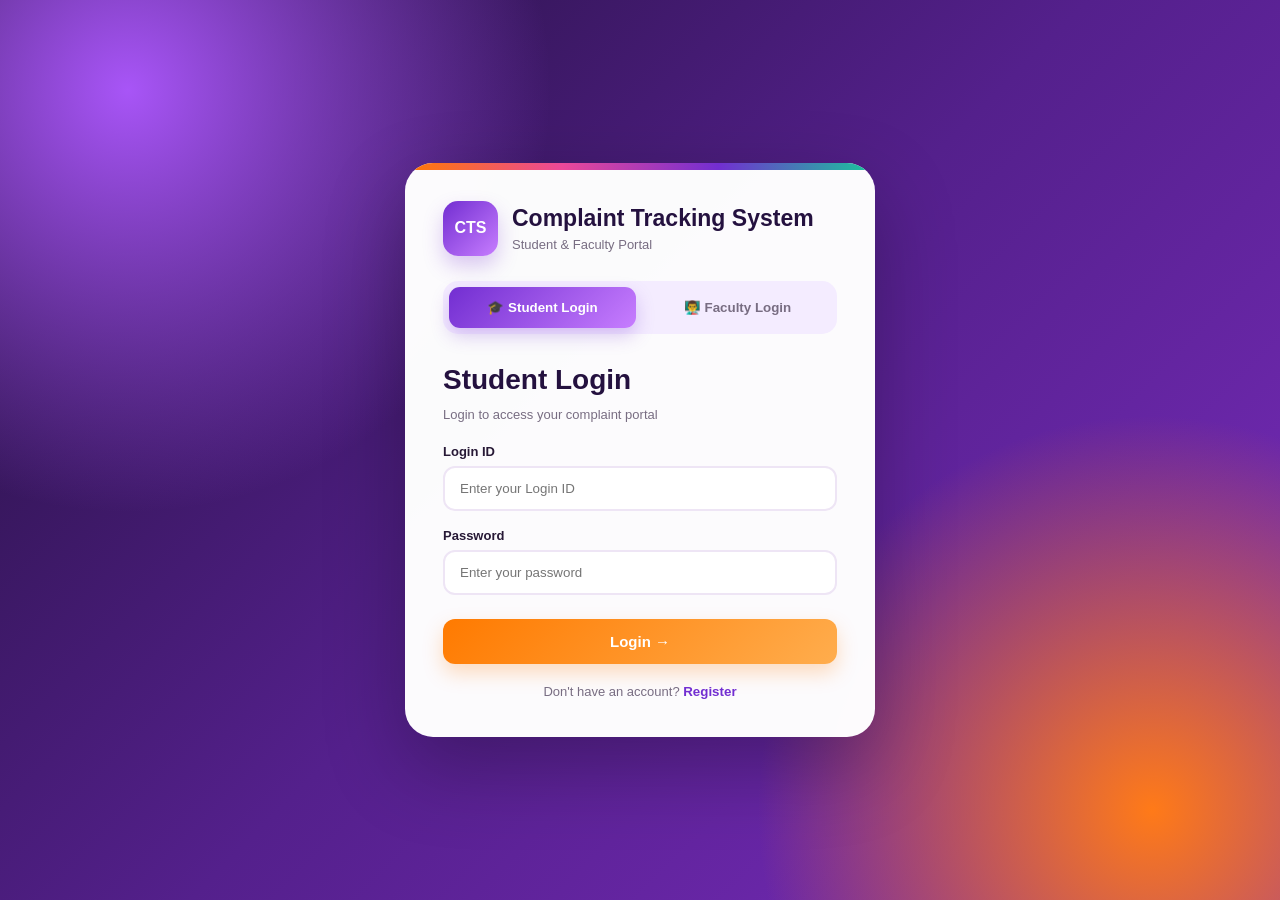
<file: index.html>
<!DOCTYPE html>
<html lang="en">

<head>

    <meta charset="UTF-8">

    <meta name="viewport"
          content="width=device-width, initial-scale=1.0">

    <title>Complaint Tracking System</title>

    <link rel="stylesheet" href="student.css">

</head>


<body>


<!-- =====================================================
     LOGIN PAGE
     ===================================================== -->

<div id="loginPage" class="login-page">

    <div class="login-box">


        <!-- LOGO -->

        <div class="login-logo">

            <div class="logo-box">
                CTS
            </div>

            <div>

                <h1>
                    Complaint Tracking System
                </h1>

                <p>
                    Student & Faculty Portal
                </p>

            </div>

        </div>



        <!-- ROLE BUTTONS -->

        <div class="role-buttons">

            <button
                type="button"
                id="studentRoleBtn"
                class="role-btn active"
                onclick="selectRole('student')">

                🎓 Student Login

            </button>


            <button
                type="button"
                id="facultyRoleBtn"
                class="role-btn"
                onclick="selectRole('faculty')">

                👨‍🏫 Faculty Login

            </button>

        </div>



        <!-- =================================================
             LOGIN FORM
             ================================================= -->

        <div id="loginBox">

            <h2 id="loginTitle">
                Student Login
            </h2>

            <p class="form-subtitle">
                Login to access your complaint portal
            </p>


            <form
                id="loginForm"
                onsubmit="login(); return false;">


                <label for="loginId">
                    Login ID
                </label>

                <input
                    type="text"
                    id="loginId"
                    placeholder="Enter your Login ID"
                    required>



                <label for="loginPassword">
                    Password
                </label>

                <input
                    type="password"
                    id="loginPassword"
                    placeholder="Enter your password"
                    required>



                <button
                    type="submit"
                    class="primary-btn">

                    Login →

                </button>

            </form>


            <p
                id="loginMessage"
                class="message">
            </p>


            <div class="register-link">

                Don't have an account?

                <button
                    type="button"
                    onclick="showRegister()">

                    Register

                </button>

            </div>

        </div>



        <!-- =================================================
             REGISTER FORM
             ================================================= -->

        <div
            id="registerBox"
            style="display:none;">


            <h2 id="registerTitle">
                Student Registration
            </h2>

            <p class="form-subtitle">
                Create your complaint portal account
            </p>


            <form
                id="registerForm"
                onsubmit="registerUser(); return false;">


                <label for="registerName">
                    Full Name
                </label>

                <input
                    type="text"
                    id="registerName"
                    placeholder="Enter your full name"
                    required>



                <label for="registerId">
                    Login ID
                </label>

                <input
                    type="text"
                    id="registerId"
                    placeholder="Create Login ID"
                    required>



                <label for="registerPassword">
                    Password
                </label>

                <input
                    type="password"
                    id="registerPassword"
                    placeholder="Create password"
                    required>



                <label for="registerConfirmPassword">
                    Confirm Password
                </label>

                <input
                    type="password"
                    id="registerConfirmPassword"
                    placeholder="Confirm password"
                    required>



                <button
                    type="submit"
                    class="primary-btn">

                    Create Account →

                </button>

            </form>


            <p
                id="registerMessage"
                class="message">
            </p>


            <div class="register-link">

                Already have an account?

                <button
                    type="button"
                    onclick="showLogin()">

                    Login

                </button>

            </div>

        </div>

    </div>

</div>



<!-- =====================================================
     DASHBOARD PAGE
     ===================================================== -->

<div
    id="dashboardPage"
    class="dashboard-page"
    style="display:none;">



    <!-- =================================================
         SIDEBAR
         ================================================= -->

    <aside class="sidebar">


        <!-- SIDEBAR LOGO -->

        <div class="sidebar-logo">

            <div class="sidebar-logo-icon">
                CTS
            </div>

            <div>

                <h2>
                    Complaint
                    <br>
                    Tracking System
                </h2>

            </div>

        </div>



        <!-- PORTAL NAME -->

        <div class="portal-title">

            <span id="portalTitle">
                Student Portal
            </span>

        </div>



        <!-- NAVIGATION -->

        <nav>


            <!-- DASHBOARD -->

            <button
                type="button"
                class="nav-btn active"
                onclick="showSection('dashboardSection', this)">

                <span class="nav-icon">
                    🏠
                </span>

                Dashboard

            </button>



            <!-- =================================================
                 STUDENT MENU
                 ================================================= -->

            <div id="studentMenu">


                <!-- SUBMIT -->

                <button
                    type="button"
                    class="nav-btn"
                    onclick="showSection('submitSection', this)">

                    <span class="nav-icon">
                        📝
                    </span>

                    Submit Complaint

                </button>



                <!-- TRACK -->

                <button
                    type="button"
                    class="nav-btn"
                    onclick="showSection('trackSection', this)">

                    <span class="nav-icon">
                        🔍
                    </span>

                    Track Complaints

                </button>

            </div>



            <!-- =================================================
                 FACULTY MENU
                 ================================================= -->

            <div
                id="facultyMenu"
                style="display:none;">


                <!-- VIEW COMPLAINTS -->

                <button
                    type="button"
                    class="nav-btn"
                    onclick="showSection('facultyComplaintsSection', this)">

                    <span class="nav-icon">
                        📋
                    </span>

                    View Complaints

                </button>



                <!-- UPDATE STATUS -->

                <button
                    type="button"
                    class="nav-btn"
                    onclick="showSection('updateStatusSection', this)">

                    <span class="nav-icon">
                        🔄
                    </span>

                    Update Status

                </button>

            </div>



            <!-- PROFILE -->

            <button
                type="button"
                class="nav-btn"
                onclick="showSection('profileSection', this)">

                <span class="nav-icon">
                    👤
                </span>

                My Profile

            </button>



            <!-- PASSWORD -->

            <button
                type="button"
                class="nav-btn"
                onclick="showSection('passwordSection', this)">

                <span class="nav-icon">
                    🔐
                </span>

                Change Password

            </button>



            <!-- LOGOUT -->

            <button
                type="button"
                class="nav-btn logout-btn"
                onclick="logout()">

                <span class="nav-icon">
                    🚪
                </span>

                Logout

            </button>


        </nav>

    </aside>



    <!-- =====================================================
         MAIN CONTENT
         ===================================================== -->

    <main class="main-content">



        <!-- =================================================
             TOP BAR
             ================================================= -->

        <header class="topbar">


            <div>

                <h2 id="pageTitle">
                    Dashboard
                </h2>

                <p id="pageSubtitle">
                    Welcome to Complaint Tracking System
                </p>

            </div>



            <!-- USER -->

            <div class="top-user">

                <div class="user-avatar">
                    👤
                </div>

                <div>

                    <span id="studentName">
                        User
                    </span>

                    <small id="topUserRole">
                        Student
                    </small>

                </div>

            </div>


        </header>



        <!-- =================================================
             DASHBOARD
             ================================================= -->

        <section
            id="dashboardSection"
            class="content-section">


            <!-- WELCOME CARD -->

            <div class="welcome-card">


                <div>

                    <h1>

                        Welcome,
                        <span id="welcomeName">
                            User
                        </span>

                        👋

                    </h1>


                    <p>
                        Manage and track complaints easily from your portal.
                    </p>

                </div>


                <div class="welcome-shape">
                    ✨
                </div>


            </div>



            <!-- =================================================
                 STUDENT STAT CARDS
                 ================================================= -->

            <div
                id="studentStats"
                class="stats-grid">


                <!-- TOTAL -->

                <div class="stat-card total-card">


                    <div class="stat-icon">
                        📋
                    </div>


                    <div class="stat-info">

                        <strong id="totalComplaints">
                            0
                        </strong>

                        <h3>
                            Total Complaints
                        </h3>

                    </div>


                </div>



                <!-- PENDING -->

                <div class="stat-card pending-card">


                    <div class="stat-icon">
                        ⏳
                    </div>


                    <div class="stat-info">

                        <strong id="pendingComplaints">
                            0
                        </strong>

                        <h3>
                            Pending
                        </h3>

                    </div>


                </div>



                <!-- IN PROGRESS -->

                <div class="stat-card progress-card">


                    <div class="stat-icon">
                        🔄
                    </div>


                    <div class="stat-info">

                        <strong id="progressComplaints">
                            0
                        </strong>

                        <h3>
                            In Progress
                        </h3>

                    </div>


                </div>



                <!-- RESOLVED -->

                <div class="stat-card resolved-card">


                    <div class="stat-icon">
                        ✅
                    </div>


                    <div class="stat-info">

                        <strong id="resolvedComplaints">
                            0
                        </strong>

                        <h3>
                            Resolved
                        </h3>

                    </div>


                </div>


            </div>



            <!-- =================================================
                 FACULTY DASHBOARD
                 ================================================= -->

            <div
                id="facultyDashboard"
                style="display:none;">


                <div class="faculty-welcome">


                    <div class="faculty-icon">
                        👨‍🏫
                    </div>


                    <div>

                        <h2>
                            Faculty Complaint Management
                        </h2>

                        <p>
                            View student complaints and update their status.
                        </p>

                    </div>


                </div>


            </div>


        </section>



        <!-- =================================================
             SUBMIT COMPLAINT
             ================================================= -->

        <section
            id="submitSection"
            class="content-section"
            style="display:none;">


            <div class="section-card">


                <div class="section-heading">


                    <div class="heading-icon purple">
                        📝
                    </div>


                    <div>

                        <h2>
                            Submit Complaint
                        </h2>

                        <p>
                            Raise your complaint to the appropriate authority.
                        </p>

                    </div>


                </div>



                <form id="complaintForm">


                    <!-- CATEGORY -->

                    <div class="form-group">

                        <label for="category">
                            Category
                        </label>


                        <select
                            id="category"
                            required>


                            <option value="">
                                Select Category
                            </option>


                            <option value="Academic">
                                Academic
                            </option>


                            <option value="Hostel">
                                Hostel
                            </option>


                            <option value="Transport">
                                Transport
                            </option>


                            <option value="Infrastructure">
                                Infrastructure
                            </option>


                            <option value="Faculty">
                                Faculty
                            </option>


                            <option value="Other">
                                Other
                            </option>


                        </select>

                    </div>



                    <!-- COMPLAINT TO -->

                    <div class="form-group">

                        <label for="complaintTo">
                            Complaint To
                        </label>


                        <select
                            id="complaintTo"
                            required>


                            <option value="">
                                Select authority
                            </option>


                            <option value="Class Teacher (CT)">
                                Class Teacher (CT)
                            </option>


                            <option value="HOD">
                                HOD
                            </option>


                            <option value="Dean">
                                Dean
                            </option>


                            <option value="Principal">
                                Principal
                            </option>


                            <option value="Other">
                                Other
                            </option>


                        </select>

                    </div>



                    <!-- SUBJECT -->

                    <div class="form-group">

                        <label for="subject">
                            Subject
                        </label>


                        <input
                            type="text"
                            id="subject"
                            placeholder="Enter complaint subject"
                            required>

                    </div>



                    <!-- LOCATION -->

                    <div class="form-group">

                        <label for="location">
                            Location
                        </label>


                        <input
                            type="text"
                            id="location"
                            placeholder="Where did the issue occur?"
                            required>

                    </div>



                    <!-- DESCRIPTION -->

                    <div class="form-group full-width">

                        <label for="description">
                            Description
                        </label>


                        <textarea
                            id="description"
                            rows="5"
                            placeholder="Explain your complaint in detail..."
                            required></textarea>

                    </div>



                    <!-- BUTTON -->

                    <div class="full-width">

                        <button
                            type="submit"
                            class="primary-btn">

                            Submit Complaint 🚀

                        </button>

                    </div>


                </form>


            </div>

        </section>



        <!-- =================================================
             TRACK COMPLAINTS
             ================================================= -->

        <section
            id="trackSection"
            class="content-section"
            style="display:none;">


            <div class="section-card">


                <div class="section-heading">


                    <div class="heading-icon blue">
                        🔍
                    </div>


                    <div>

                        <h2>
                            Track My Complaints
                        </h2>

                        <p>
                            View the current status of your complaints.
                        </p>

                    </div>


                </div>



                <div class="table-container">


                    <table>


                        <thead>

                            <tr>

                                <th>
                                    Complaint ID
                                </th>

                                <th>
                                    Complaint To
                                </th>

                                <th>
                                    Category
                                </th>

                                <th>
                                    Subject
                                </th>

                                <th>
                                    Date
                                </th>

                                <th>
                                    Status
                                </th>

                            </tr>

                        </thead>


                        <tbody id="complaintTableBody">

                        </tbody>


                    </table>


                </div>


            </div>


        </section>



        <!-- =================================================
             FACULTY VIEW COMPLAINTS
             ================================================= -->

        <section
            id="facultyComplaintsSection"
            class="content-section"
            style="display:none;">


            <div class="section-card">


                <div class="section-heading">


                    <div class="heading-icon orange">
                        📋
                    </div>


                    <div>

                        <h2>
                            Student Complaints
                        </h2>

                        <p>
                            View complaints submitted by students.
                        </p>

                    </div>


                </div>



                <div class="table-container">


                    <table>


                        <thead>

                            <tr>

                                <th>
                                    Complaint ID
                                </th>

                                <th>
                                    Student ID
                                </th>

                                <th>
                                    Complaint To
                                </th>

                                <th>
                                    Category
                                </th>

                                <th>
                                    Subject
                                </th>

                                <th>
                                    Status
                                </th>

                            </tr>

                        </thead>


                        <tbody id="facultyComplaintTable">

                        </tbody>


                    </table>


                </div>


            </div>


        </section>



        <!-- =================================================
             UPDATE STATUS
             ================================================= -->

        <section
            id="updateStatusSection"
            class="content-section"
            style="display:none;">


            <div class="section-card">


                <div class="section-heading">


                    <div class="heading-icon mint">
                        🔄
                    </div>


                    <div>

                        <h2>
                            Update Complaint Status
                        </h2>

                        <p>
                            Update the current status of a complaint.
                        </p>

                    </div>


                </div>



                <form id="statusForm">


                    <label for="statusComplaintId">
                        Complaint ID
                    </label>


                    <input
                        type="text"
                        id="statusComplaintId"
                        placeholder="Example: CMP001"
                        required>



                    <label for="newStatus">
                        New Status
                    </label>


                    <select
                        id="newStatus"
                        required>


                        <option value="">
                            Select Status
                        </option>


                        <option value="Pending">
                            Pending
                        </option>


                        <option value="In Progress">
                            In Progress
                        </option>


                        <option value="Resolved">
                            Resolved
                        </option>


                    </select>



                    <button
                        type="submit"
                        class="primary-btn">

                        Update Status 🔄

                    </button>


                </form>


            </div>


        </section>



        <!-- =================================================
             PROFILE
             ================================================= -->

        <section
            id="profileSection"
            class="content-section"
            style="display:none;">


            <div class="section-card profile-card">


                <div class="section-heading">


                    <div class="heading-icon purple">
                        👤
                    </div>


                    <div>

                        <h2>
                            My Profile
                        </h2>

                        <p>
                            View your account information.
                        </p>

                    </div>


                </div>



                <label for="profileId">
                    Login ID
                </label>


                <input
                    type="text"
                    id="profileId"
                    readonly>



                <label for="profileName">
                    Name
                </label>


                <input
                    type="text"
                    id="profileName"
                    readonly>



                <label for="profileRole">
                    Role
                </label>


                <input
                    type="text"
                    id="profileRole"
                    readonly>


            </div>


        </section>



        <!-- =================================================
             CHANGE PASSWORD
             ================================================= -->

        <section
            id="passwordSection"
            class="content-section"
            style="display:none;">


            <div class="section-card password-card">


                <div class="section-heading">


                    <div class="heading-icon orange">
                        🔐
                    </div>


                    <div>

                        <h2>
                            Change Password
                        </h2>

                        <p>
                            Update your account password.
                        </p>

                    </div>


                </div>



                <form id="passwordForm">


                    <label for="currentPassword">
                        Current Password
                    </label>


                    <input
                        type="password"
                        id="currentPassword"
                        required>



                    <label for="newPassword">
                        New Password
                    </label>


                    <input
                        type="password"
                        id="newPassword"
                        required>



                    <label for="confirmPassword">
                        Confirm New Password
                    </label>


                    <input
                        type="password"
                        id="confirmPassword"
                        required>



                    <button
                        type="submit"
                        class="primary-btn">

                        Change Password 🔐

                    </button>


                </form>


            </div>


        </section>


    </main>

</div>



<!-- =====================================================
     JAVASCRIPT
     ===================================================== -->

<script src="student.js"></script>


</body>

</html>
</file>
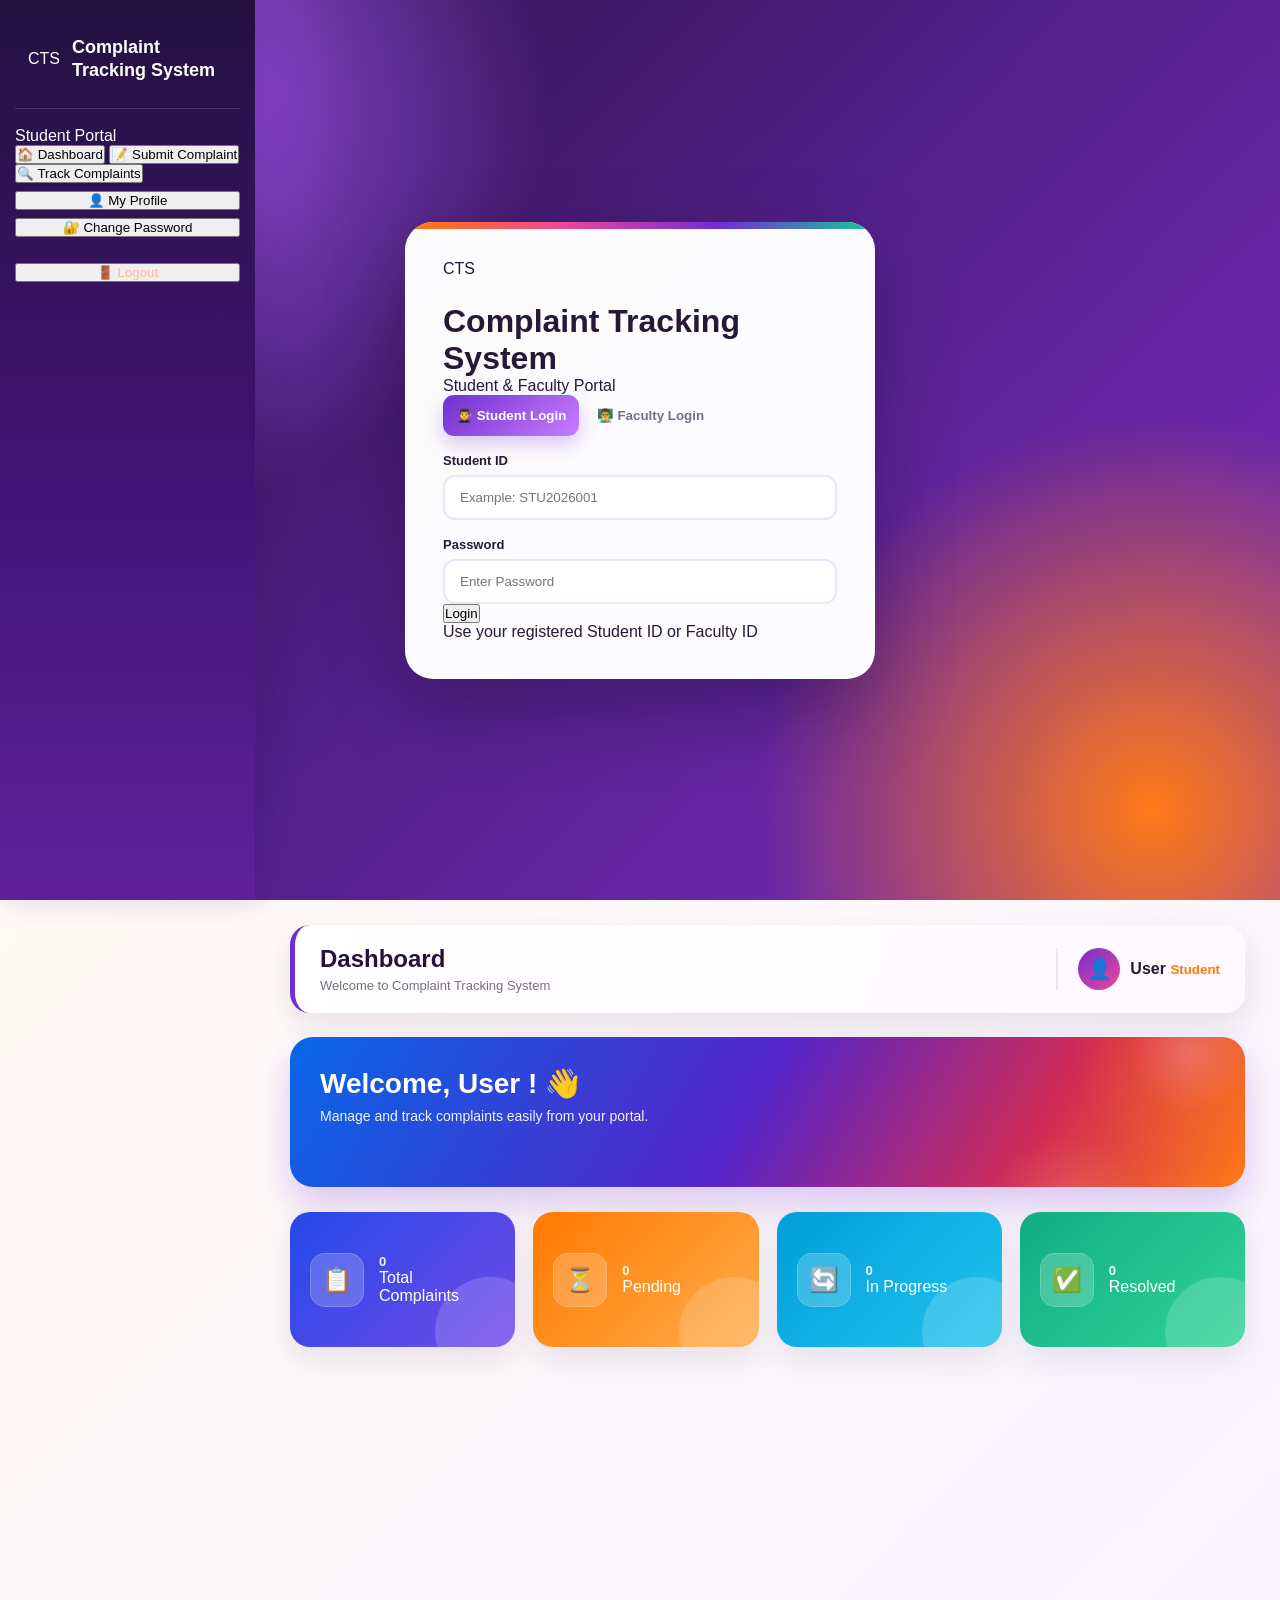
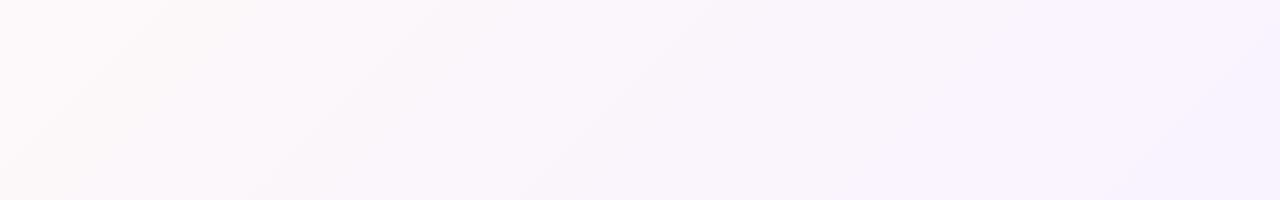
<file: student.html>
<!DOCTYPE html>
<html lang="en">

<head>
    <meta charset="UTF-8">
    <meta name="viewport" content="width=device-width, initial-scale=1.0">

    <title>Complaint Tracking System</title>

    <link rel="stylesheet" href="student.css">
</head>

<body>


<!-- ==========================================
     LOGIN PAGE
     ========================================== -->

<div id="loginPage" class="login-page">

    <div class="login-box">

        <div class="login-logo">
            CTS
        </div>

        <h1>Complaint Tracking System</h1>

        <p class="login-subtitle">
            Student & Faculty Portal
        </p>


        <!-- ROLE SELECTION -->

        <div class="role-selection">

            <button
                type="button"
                id="studentRoleBtn"
                class="role-btn active"
                onclick="selectRole('student')">

                👨‍🎓 Student Login

            </button>


            <button
                type="button"
                id="facultyRoleBtn"
                class="role-btn"
                onclick="selectRole('faculty')">

                👨‍🏫 Faculty Login

            </button>

        </div>


        <!-- LOGIN FORM -->

        <form id="loginForm">

            <div class="input-group">

                <label id="loginIdLabel">
                    Student ID
                </label>

                <input
                    type="text"
                    id="studentId"
                    placeholder="Example: STU2026001"
                    autocomplete="off"
                    required
                >

            </div>


            <div class="input-group">

                <label>
                    Password
                </label>

                <input
                    type="password"
                    id="password"
                    placeholder="Enter Password"
                    required
                >

            </div>


            <button
                type="submit"
                class="login-btn">

                Login

            </button>

        </form>


        <p class="login-note">
            Use your registered Student ID or Faculty ID
        </p>

    </div>

</div>



<!-- ==========================================
     DASHBOARD PAGE
     ========================================== -->

<div id="dashboardPage" class="dashboard-page">


    <!-- ======================================
         SIDEBAR
         ====================================== -->

    <aside class="sidebar">


        <div class="sidebar-logo">

            <div class="logo-circle">
                CTS
            </div>

            <h2>
                Complaint<br>
                Tracking System
            </h2>

        </div>


        <div id="userRole" class="user-role">
            Student Portal
        </div>


        <nav class="sidebar-nav">


            <!-- STUDENT MENU -->

            <div id="studentMenu">

                <button
                    class="nav-item active"
                    onclick="showSection('dashboardSection')">

                    🏠 Dashboard

                </button>


                <button
                    class="nav-item"
                    onclick="showSection('submitSection')">

                    📝 Submit Complaint

                </button>


                <button
                    class="nav-item"
                    onclick="showSection('trackSection')">

                    🔍 Track Complaints

                </button>

            </div>



            <!-- FACULTY MENU -->

            <div
                id="facultyMenu"
                style="display:none;">

                <button
                    class="nav-item active"
                    onclick="showSection('dashboardSection')">

                    🏠 Dashboard

                </button>


                <button
                    class="nav-item"
                    onclick="showSection('facultyComplaintsSection')">

                    📋 View Complaints

                </button>


                <button
                    class="nav-item"
                    onclick="showSection('updateStatusSection')">

                    🔄 Update Status

                </button>

            </div>



            <!-- COMMON MENU -->

            <button
                class="nav-item"
                onclick="showSection('profileSection')">

                👤 My Profile

            </button>


            <button
                class="nav-item"
                onclick="showSection('passwordSection')">

                🔐 Change Password

            </button>


            <button
                id="logoutBtn"
                class="nav-item logout-btn">

                🚪 Logout

            </button>

        </nav>

    </aside>



    <!-- ======================================
         MAIN CONTENT
         ====================================== -->

    <main class="main-content">


        <!-- TOP BAR -->

        <div class="topbar">

            <div>

                <h2 id="pageTitle">
                    Dashboard
                </h2>

                <p id="pageSubtitle">
                    Welcome to Complaint Tracking System
                </p>

            </div>


            <div class="top-user">

                <div class="user-avatar">
                    👤
                </div>


                <div>

                    <!-- ACTUAL NAME WILL APPEAR HERE -->

                    <strong id="studentName">
                        User
                    </strong>


                    <small id="topUserRole">
                        Student
                    </small>

                </div>

            </div>

        </div>



        <!-- ======================================
             DASHBOARD
             ====================================== -->

        <section
            id="dashboardSection"
            class="content-section">


            <div class="welcome-card">

                <h1>
                    Welcome,
                    <span id="welcomeName">
                        User
                    </span>! 👋
                </h1>

                <p>
                    Manage and track complaints easily from your portal.
                </p>

            </div>



            <!-- STUDENT STATISTICS -->

            <div
                id="studentStats"
                class="stats-grid">


                <div class="stat-card">

                    <div class="stat-icon">
                        📋
                    </div>

                    <div>

                        <h3 id="totalComplaints">
                            0
                        </h3>

                        <p>
                            Total Complaints
                        </p>

                    </div>

                </div>


                <div class="stat-card">

                    <div class="stat-icon">
                        ⏳
                    </div>

                    <div>

                        <h3 id="pendingComplaints">
                            0
                        </h3>

                        <p>
                            Pending
                        </p>

                    </div>

                </div>


                <div class="stat-card">

                    <div class="stat-icon">
                        🔄
                    </div>

                    <div>

                        <h3 id="progressComplaints">
                            0
                        </h3>

                        <p>
                            In Progress
                        </p>

                    </div>

                </div>


                <div class="stat-card">

                    <div class="stat-icon">
                        ✅
                    </div>

                    <div>

                        <h3 id="resolvedComplaints">
                            0
                        </h3>

                        <p>
                            Resolved
                        </p>

                    </div>

                </div>

            </div>



            <!-- FACULTY DASHBOARD -->

            <div
                id="facultyDashboard"
                class="faculty-info-card"
                style="display:none;">

                <h2>
                    Faculty Dashboard 👨‍🏫
                </h2>

                <p>
                    View student complaints and update their status
                    from the faculty portal.
                </p>

            </div>

        </section>



        <!-- ======================================
             SUBMIT COMPLAINT
             ====================================== -->

        <section
            id="submitSection"
            class="content-section"
            style="display:none;">

            <div class="section-card">

                <h2>
                    Submit Complaint
                </h2>

                <p>
                    Submit your complaint with the required details.
                </p>


                <form id="complaintForm">


                    <div class="form-row">


                        <div class="input-group">

                            <label>
                                Complaint Category
                            </label>

                            <select
                                id="category"
                                required>

                                <option value="">
                                    Select Category
                                </option>

                                <option value="Academic">
                                    Academic
                                </option>

                                <option value="Hostel">
                                    Hostel
                                </option>

                                <option value="Transport">
                                    Transport
                                </option>

                                <option value="Infrastructure">
                                    Infrastructure
                                </option>

                                <option value="Faculty">
                                    Faculty
                                </option>

                                <option value="Other">
                                    Other
                                </option>

                            </select>

                        </div>



                        <div class="input-group">

                            <label>
                                Location
                            </label>

                            <input
                                type="text"
                                id="location"
                                placeholder="Enter location"
                                required>

                        </div>

                    </div>



                    <div class="input-group">

                        <label>
                            Complaint Subject
                        </label>

                        <input
                            type="text"
                            id="subject"
                            placeholder="Enter complaint subject"
                            required>

                    </div>



                    <div class="input-group">

                        <label>
                            Complaint Description
                        </label>

                        <textarea
                            id="description"
                            rows="6"
                            placeholder="Describe your complaint..."
                            required></textarea>

                    </div>



                    <button
                        type="submit"
                        class="submit-btn">

                        Submit Complaint

                    </button>

                </form>

            </div>

        </section>



        <!-- ======================================
             TRACK COMPLAINTS
             ====================================== -->

        <section
            id="trackSection"
            class="content-section"
            style="display:none;">

            <div class="section-card">

                <h2>
                    Track Complaints
                </h2>

                <p>
                    Track the status of your submitted complaints.
                </p>


                <div class="table-container">

                    <table>

                        <thead>

                            <tr>

                                <th>
                                    Complaint ID
                                </th>

                                <th>
                                    Category
                                </th>

                                <th>
                                    Subject
                                </th>

                                <th>
                                    Date
                                </th>

                                <th>
                                    Status
                                </th>

                            </tr>

                        </thead>


                        <tbody id="complaintTableBody">

                        </tbody>

                    </table>

                </div>

            </div>

        </section>



        <!-- ======================================
             FACULTY COMPLAINTS
             ====================================== -->

        <section
            id="facultyComplaintsSection"
            class="content-section"
            style="display:none;">

            <div class="section-card">

                <h2>
                    Student Complaints
                </h2>

                <p>
                    View complaints submitted by students.
                </p>


                <div class="table-container">

                    <table>

                        <thead>

                            <tr>

                                <th>
                                    Complaint ID
                                </th>

                                <th>
                                    Student ID
                                </th>

                                <th>
                                    Student Name
                                </th>

                                <th>
                                    Category
                                </th>

                                <th>
                                    Subject
                                </th>

                                <th>
                                    Status
                                </th>

                            </tr>

                        </thead>


                        <tbody id="facultyComplaintTable">

                        </tbody>

                    </table>

                </div>

            </div>

        </section>



        <!-- ======================================
             UPDATE STATUS
             ====================================== -->

        <section
            id="updateStatusSection"
            class="content-section"
            style="display:none;">

            <div class="section-card">

                <h2>
                    Update Complaint Status
                </h2>

                <p>
                    Update the status of a student complaint.
                </p>


                <form id="statusForm">


                    <div class="input-group">

                        <label>
                            Complaint ID
                        </label>

                        <input
                            type="text"
                            id="statusComplaintId"
                            placeholder="Example: CMP001"
                            required>

                    </div>



                    <div class="input-group">

                        <label>
                            New Status
                        </label>

                        <select
                            id="newStatus"
                            required>

                            <option value="">
                                Select Status
                            </option>

                            <option value="Pending">
                                Pending
                            </option>

                            <option value="In Progress">
                                In Progress
                            </option>

                            <option value="Resolved">
                                Resolved
                            </option>

                        </select>

                    </div>



                    <button
                        type="submit"
                        class="submit-btn">

                        Update Status

                    </button>

                </form>

            </div>

        </section>



        <!-- ======================================
             MY PROFILE
             ====================================== -->

        <section
            id="profileSection"
            class="content-section"
            style="display:none;">

            <div class="section-card profile-card">

                <h2>
                    My Profile
                </h2>

                <p>
                    View your account information.
                </p>


                <div class="profile-avatar">
                    👤
                </div>


                <div class="profile-info">


                    <div>

                        <span>
                            User ID
                        </span>

                        <strong id="profileId">
                            -
                        </strong>

                    </div>



                    <div>

                        <span>
                            Name
                        </span>

                        <strong id="profileName">
                            -
                        </strong>

                    </div>



                    <div>

                        <span>
                            Role
                        </span>

                        <strong id="profileRole">
                            -
                        </strong>

                    </div>

                </div>

            </div>

        </section>



        <!-- ======================================
             CHANGE PASSWORD
             ====================================== -->

        <section
            id="passwordSection"
            class="content-section"
            style="display:none;">

            <div class="section-card profile-card">

                <h2>
                    Change Password
                </h2>

                <p>
                    Update your account password.
                </p>


                <form id="passwordForm">


                    <div class="input-group">

                        <label>
                            Current Password
                        </label>

                        <input
                            type="password"
                            id="currentPassword"
                            placeholder="Enter current password"
                            required>

                    </div>



                    <div class="input-group">

                        <label>
                            New Password
                        </label>

                        <input
                            type="password"
                            id="newPassword"
                            placeholder="Enter new password"
                            required>

                    </div>



                    <div class="input-group">

                        <label>
                            Confirm New Password
                        </label>

                        <input
                            type="password"
                            id="confirmPassword"
                            placeholder="Confirm new password"
                            required>

                    </div>



                    <button
                        type="submit"
                        class="submit-btn">

                        Change Password

                    </button>

                </form>

            </div>

        </section>

    </main>

</div>


<script src="student.js"></script>

</body>
</html>
</file>
<file: student.css>
/* =====================================================
   COMPLAINT TRACKING SYSTEM
   COLORFUL MODERN UI
   ===================================================== */

* {
    margin: 0;
    padding: 0;
    box-sizing: border-box;
}

:root {
    --purple-dark: #24113f;
    --purple: #722ed1;
    --purple-light: #9b5de5;
    --violet: #c77dff;

    --orange: #ff7a00;
    --orange-light: #ffad4d;

    --mint: #18c99a;
    --mint-light: #67e8c0;

    --blue: #3b82f6;
    --pink: #ec4899;

    --cream: #fff9f2;
    --white: #ffffff;

    --text-dark: #271936;
    --text-light: #786d82;

    --border: #eadff3;

    --shadow:
        0 12px 30px rgba(52, 25, 80, 0.10);
}


/* =====================================================
   BODY
   ===================================================== */

body {
    font-family: Arial, Helvetica, sans-serif;
    background: var(--cream);
    color: var(--text-dark);
}


/* =====================================================
   LOGIN PAGE
   ===================================================== */

.login-page {
    min-height: 100vh;

    display: flex;
    align-items: center;
    justify-content: center;

    padding: 30px;

    background:
        radial-gradient(
            circle at 10% 10%,
            #a855f7 0,
            transparent 30%
        ),
        radial-gradient(
            circle at 90% 90%,
            #ff7a18 0,
            transparent 28%
        ),
        linear-gradient(
            135deg,
            #211039,
            #54208c,
            #7b2cbf
        );
}


/* =====================================================
   LOGIN BOX
   ===================================================== */

.login-box {
    width: 100%;
    max-width: 470px;

    padding: 38px;

    background: rgba(255,255,255,0.98);

    border-radius: 28px;

    box-shadow:
        0 30px 80px rgba(0,0,0,0.28);

    position: relative;
    overflow: hidden;
}


.login-box::before {
    content: "";

    position: absolute;

    left: 0;
    top: 0;

    width: 100%;
    height: 7px;

    background:
        linear-gradient(
            90deg,
            var(--orange),
            var(--pink),
            var(--purple),
            var(--mint)
        );
}


/* =====================================================
   LOGIN LOGO
   ===================================================== */

.login-logo {
    display: flex;

    align-items: center;

    gap: 14px;

    margin-bottom: 25px;
}


.logo-box {
    width: 55px;
    height: 55px;

    display: flex;

    align-items: center;
    justify-content: center;

    border-radius: 15px;

    color: white;

    font-weight: 800;

    background:
        linear-gradient(
            135deg,
            var(--purple),
            var(--violet)
        );

    box-shadow:
        0 10px 20px rgba(114,46,209,0.25);
}


.login-logo h1 {
    font-size: 23px;

    color: var(--purple-dark);

    margin-bottom: 5px;
}


.login-logo p {
    color: var(--text-light);

    font-size: 13px;
}


/* =====================================================
   LOGIN / REGISTER HEADINGS
   FIXED OVERLAPPING ISSUE
   ===================================================== */

#loginBox h2,
#registerBox h2 {
    color: var(--purple-dark);

    font-size: 28px;

    line-height: 1.25;

    margin: 0;

    padding: 0;
}


.form-subtitle {
    color: var(--text-light);

    font-size: 13px;

    line-height: 1.5;

    margin-top: 8px;

    margin-bottom: 20px;
}


/* =====================================================
   ROLE BUTTONS
   ===================================================== */

.role-buttons {
    display: grid;

    grid-template-columns: 1fr 1fr;

    gap: 8px;

    padding: 6px;

    background: #f4ecff;

    border-radius: 15px;

    margin-bottom: 28px;
}


.role-btn {
    border: none;

    padding: 13px;

    border-radius: 11px;

    background: transparent;

    color: var(--text-light);

    font-weight: 700;

    cursor: pointer;

    transition: 0.3s;
}


.role-btn.active {
    color: white;

    background:
        linear-gradient(
            135deg,
            var(--purple),
            var(--violet)
        );

    box-shadow:
        0 8px 18px rgba(114,46,209,0.25);
}


.role-btn:hover {
    color: var(--purple);
}


/* =====================================================
   LABELS
   ===================================================== */

label {
    display: block;

    margin-top: 17px;

    margin-bottom: 7px;

    font-size: 13px;

    font-weight: 700;

    color: var(--text-dark);
}


/* =====================================================
   INPUTS
   ===================================================== */

input,
select,
textarea {
    width: 100%;

    padding: 13px 15px;

    border:
        2px solid #eee5f5;

    border-radius: 12px;

    outline: none;

    background: white;

    color: var(--text-dark);

    font-family: inherit;

    transition: 0.25s;
}


input:focus,
select:focus,
textarea:focus {
    border-color: var(--purple);

    box-shadow:
        0 0 0 4px rgba(114,46,209,0.08);
}


textarea {
    resize: vertical;
}


/* =====================================================
   PRIMARY BUTTON
   ===================================================== */

.primary-btn {
    width: 100%;

    margin-top: 24px;

    padding: 14px;

    border: none;

    border-radius: 12px;

    background:
        linear-gradient(
            135deg,
            var(--orange),
            var(--orange-light)
        );

    color: white;

    font-size: 15px;

    font-weight: 700;

    cursor: pointer;

    box-shadow:
        0 9px 20px rgba(255,122,0,0.25);

    transition: 0.3s;
}


.primary-btn:hover {
    transform: translateY(-2px);

    box-shadow:
        0 14px 25px rgba(255,122,0,0.32);
}


/* =====================================================
   REGISTER LINK
   ===================================================== */

.register-link {
    text-align: center;

    margin-top: 20px;

    font-size: 13px;

    color: var(--text-light);
}


.register-link button {
    border: none;

    background: transparent;

    color: var(--purple);

    font-weight: 700;

    cursor: pointer;
}


/* =====================================================
   MESSAGE
   ===================================================== */

.message {
    margin-top: 12px;

    text-align: center;

    font-size: 13px;

    font-weight: 600;

    color: var(--purple);
}


/* =====================================================
   DASHBOARD
   ===================================================== */

.dashboard-page {
    min-height: 100vh;

    display: flex;

    background:
        linear-gradient(
            135deg,
            #fffaf5,
            #f8f3ff
        );
}


/* =====================================================
   SIDEBAR
   ===================================================== */

.sidebar {
    width: 255px;

    min-height: 100vh;

    position: fixed;

    left: 0;
    top: 0;

    padding: 24px 15px;

    color: white;

    background:
        linear-gradient(
            180deg,
            #24113f 0%,
            #421477 55%,
            #5f219b 100%
        );

    box-shadow:
        8px 0 30px rgba(47,20,73,0.15);

    z-index: 10;
}


.sidebar-logo {
    display: flex;

    align-items: center;

    gap: 12px;

    padding: 12px 13px 25px;

    margin-bottom: 18px;

    border-bottom:
        1px solid rgba(255,255,255,0.15);
}


.sidebar-logo-icon {
    width: 45px;
    height: 45px;

    display: flex;

    align-items: center;
    justify-content: center;

    border-radius: 13px;

    background:
        linear-gradient(
            135deg,
            var(--orange),
            var(--pink)
        );

    font-weight: 800;
}


.sidebar-logo h2 {
    font-size: 18px;

    line-height: 1.3;
}


.portal-title {
    padding: 0 15px 12px;

    color: #cdb9df;

    font-size: 12px;

    font-weight: 700;

    text-transform: uppercase;

    letter-spacing: 0.7px;
}


/* =====================================================
   NAVIGATION
   ===================================================== */

nav {
    display: flex;

    flex-direction: column;

    gap: 8px;
}


.nav-btn {
    width: 100%;

    padding: 13px 15px;

    border: none;

    border-radius: 12px;

    background: transparent;

    color: #dfd2eb;

    text-align: left;

    font-size: 14px;

    font-weight: 600;

    cursor: pointer;

    transition: 0.25s;

    display: flex;

    align-items: center;

    gap: 10px;
}


.nav-icon {
    width: 28px;
    height: 28px;

    display: flex;

    align-items: center;
    justify-content: center;

    border-radius: 8px;

    background:
        rgba(255,255,255,0.08);

    font-size: 15px;
}


.nav-btn:hover {
    background:
        rgba(255,255,255,0.10);

    color: white;

    transform: translateX(4px);
}


.nav-btn.active {
    color: white;

    background:
        linear-gradient(
            135deg,
            #8b3de8,
            #b05cff
        );

    box-shadow:
        0 8px 20px rgba(0,0,0,0.18);
}


.logout-btn {
    margin-top: 18px;

    color: #ffb6a0;
}


.logout-btn:hover {
    background:
        rgba(255,122,24,0.15);

    color: #ff9f80;
}


/* =====================================================
   MAIN CONTENT
   ===================================================== */

.main-content {
    width: calc(100% - 255px);

    margin-left: 255px;

    min-height: 100vh;

    padding: 25px 35px;
}


/* =====================================================
   TOP BAR
   ===================================================== */

.topbar {
    display: flex;

    justify-content: space-between;

    align-items: center;

    padding: 20px 25px;

    margin-bottom: 24px;

    border-radius: 20px;

    background:
        linear-gradient(
            110deg,
            #ffffff,
            #fff8ff
        );

    box-shadow: var(--shadow);

    border-left:
        5px solid var(--purple);
}


.topbar h2 {
    font-size: 24px;

    color: var(--purple-dark);

    margin-bottom: 5px;
}


.topbar p {
    color: var(--text-light);

    font-size: 13px;
}


.top-user {
    display: flex;

    align-items: center;

    gap: 10px;

    text-align: right;

    padding-left: 20px;

    border-left:
        2px solid #eee3f5;
}


.user-avatar {
    width: 42px;
    height: 42px;

    display: flex;

    align-items: center;
    justify-content: center;

    border-radius: 50%;

    background:
        linear-gradient(
            135deg,
            var(--purple),
            var(--pink)
        );

    font-size: 20px;
}


.top-user span {
    display: block;

    font-weight: 700;

    color: var(--purple-dark);
}


.top-user small {
    color: var(--orange);

    font-weight: 700;
}


/* =====================================================
   WELCOME CARD
   ===================================================== */

.welcome-card {
    position: relative;

    overflow: hidden;

    padding: 30px;

    margin-bottom: 25px;

    min-height: 150px;

    border-radius: 23px;

    color: white;

    background:
        linear-gradient(
            120deg,
            #0866e8,
            #5425c9 48%,
            #d42c52 78%,
            #ff7a18
        );

    box-shadow:
        0 18px 35px rgba(108,43,217,0.23);
}


.welcome-card::before {
    content: "";

    position: absolute;

    width: 250px;
    height: 250px;

    right: -70px;
    top: -110px;

    border-radius: 50%;

    background:
        radial-gradient(
            circle,
            rgba(255,255,255,0.20),
            rgba(255,122,24,0.15),
            transparent 68%
        );

    filter: blur(2px);
}


.welcome-card::after {
    content: "";

    position: absolute;

    width: 180px;
    height: 180px;

    right: 90px;
    bottom: -125px;

    border-radius: 50%;

    background:
        radial-gradient(
            circle,
            rgba(255,255,255,0.15),
            transparent 68%
        );
}


.welcome-card h1,
.welcome-card h2,
.welcome-card p {
    position: relative;

    z-index: 4;
}


.welcome-card h1 {
    font-size: 28px;

    margin-bottom: 8px;
}


.welcome-card p {
    opacity: 0.92;

    font-size: 14px;
}


/* =====================================================
   WELCOME CARD RIGHT DECORATION
   ===================================================== */

.welcome-shape {
    position: absolute;

    right: 38px;
    top: 50%;

    transform:
        translateY(-50%);

    width: 115px;
    height: 115px;

    display: flex;

    align-items: center;
    justify-content: center;

    border-radius: 50%;

    font-size: 42px;

    color: white;

    background:
        linear-gradient(
            135deg,
            rgba(255,255,255,0.25),
            rgba(255,122,24,0.45),
            rgba(168,85,247,0.40)
        );

    border:
        2px solid rgba(255,255,255,0.25);

    box-shadow:
        0 0 35px rgba(255,255,255,0.18),
        inset 0 0 25px rgba(255,255,255,0.15);

    backdrop-filter: blur(5px);

    z-index: 3;

    animation:
        welcomeGlow 3s ease-in-out infinite;
}


.welcome-shape::before {
    content: "";

    position: absolute;

    width: 150px;
    height: 150px;

    border-radius: 50%;

    background:
        radial-gradient(
            circle,
            rgba(255,255,255,0.17),
            rgba(255,122,24,0.08),
            transparent 68%
        );

    z-index: -1;

    filter: blur(4px);
}


.welcome-shape::after {
    content: "";

    position: absolute;

    width: 18px;
    height: 18px;

    right: -5px;
    top: 8px;

    border-radius: 50%;

    background: #ffad4d;

    box-shadow:
        0 0 18px rgba(255,173,77,0.9),
        0 0 35px rgba(255,122,24,0.5);
}


@keyframes welcomeGlow {

    0%,
    100% {
        transform:
            translateY(-50%)
            scale(1);

        box-shadow:
            0 0 35px rgba(255,255,255,0.18),
            inset 0 0 25px rgba(255,255,255,0.15);
    }

    50% {
        transform:
            translateY(-50%)
            scale(1.07);

        box-shadow:
            0 0 48px rgba(255,255,255,0.28),
            inset 0 0 30px rgba(255,255,255,0.20);
    }
}


/* =====================================================
   STAT CARDS
   ===================================================== */

.stats-grid {
    display: grid;

    grid-template-columns:
        repeat(4, 1fr);

    gap: 18px;

    margin-bottom: 25px;
}


.stat-card {
    position: relative;

    overflow: hidden;

    padding: 20px;

    min-height: 135px;

    border-radius: 20px;

    color: white;

    box-shadow: var(--shadow);

    transition: 0.3s;

    display: flex;

    align-items: center;

    gap: 15px;
}


.stat-card::after {
    content: "";

    position: absolute;

    width: 110px;
    height: 110px;

    right: -30px;
    bottom: -40px;

    border-radius: 50%;

    background:
        rgba(255,255,255,0.16);
}


.stat-card:hover {
    transform: translateY(-6px);

    box-shadow:
        0 18px 35px rgba(0,0,0,0.13);
}


.stat-card:nth-child(1) {
    background:
        linear-gradient(
            135deg,
            #2449e8,
            #7349e8
        );
}


.stat-card:nth-child(2) {
    background:
        linear-gradient(
            135deg,
            #ff7a00,
            #ffad4d
        );
}


.stat-card:nth-child(3) {
    background:
        linear-gradient(
            135deg,
            #009edb,
            #25c3ed
        );
}


.stat-card:nth-child(4) {
    background:
        linear-gradient(
            135deg,
            #0eae82,
            #34d399
        );
}


.stat-icon {
    width: 54px;
    height: 54px;

    flex-shrink: 0;

    display: flex;

    align-items: center;
    justify-content: center;

    border-radius: 15px;

    font-size: 24px;

    background:
        rgba(255,255,255,0.20);

    border:
        1px solid rgba(255,255,255,0.20);

    position: relative;

    z-index: 3;
}


.stat-info {
    position: relative;

    z-index: 3;
}


.stat-card strong {
    display: block;

    font-size: 34px;

    line-height: 1;

    margin-bottom: 8px;
}


.stat-card h3 {
    font-size: 13px;

    font-weight: 600;

    opacity: 0.92;
}


/* =====================================================
   FACULTY DASHBOARD
   ===================================================== */

.faculty-welcome {
    display: flex;

    align-items: center;

    gap: 18px;

    padding: 22px 25px;

    border-radius: 20px;

    color: white;

    background:
        linear-gradient(
            120deg,
            #2563eb,
            #7c3aed,
            #ec4899
        );

    box-shadow:
        0 15px 30px rgba(88,50,180,0.20);
}


.faculty-icon {
    width: 55px;
    height: 55px;

    display: flex;

    align-items: center;
    justify-content: center;

    border-radius: 15px;

    font-size: 26px;

    background:
        rgba(255,255,255,0.18);
}


/* =====================================================
   SECTION CARD
   ===================================================== */

.section-card {
    background: white;

    padding: 30px;

    border-radius: 22px;

    box-shadow: var(--shadow);

    border-top:
        4px solid var(--purple);

    margin-bottom: 25px;
}


/* =====================================================
   SECTION HEADING
   ===================================================== */

.section-heading {
    display: flex;

    align-items: center;

    gap: 15px;

    margin-bottom: 22px;
}


.heading-icon {
    width: 50px;
    height: 50px;

    flex-shrink: 0;

    display: flex;

    align-items: center;
    justify-content: center;

    border-radius: 14px;

    font-size: 23px;
}


.heading-icon.purple {
    background: #f0e5ff;

    color: var(--purple);
}


.heading-icon.blue {
    background: #e4f2ff;

    color: var(--blue);
}


.heading-icon.orange {
    background: #fff0df;

    color: var(--orange);
}


.heading-icon.mint {
    background: #e1fbf3;

    color: var(--mint);
}


.section-card h2 {
    color: var(--purple-dark);

    font-size: 23px;

    margin-bottom: 7px;
}


.section-heading p {
    color: var(--text-light);

    font-size: 14px;
}


/* =====================================================
   COMPLAINT FORM
   ===================================================== */

#complaintForm {
    display: grid;

    grid-template-columns: 1fr 1fr;

    gap: 0 22px;

    padding: 22px;

    border-radius: 18px;

    background:
        linear-gradient(
            135deg,
            #fff9f3,
            #faf5ff
        );

    border:
        1px solid #eee1f7;
}


.form-group {
    width: 100%;
}


.full-width {
    grid-column: 1 / -1;
}


#complaintForm label {
    margin-top: 13px;
}


#complaintForm input#location,
#complaintForm label[for="location"] {
    grid-column: 1 / -1;
}


#complaintForm button {
    grid-column: 1 / -1;
}


#category {
    border-left:
        4px solid var(--purple);
}


#complaintTo {
    border-left:
        4px solid var(--orange);
}


#newStatus {
    border-left:
        4px solid var(--mint);
}


/* =====================================================
   TABLE
   ===================================================== */

.table-container {
    overflow-x: auto;

    margin-top: 20px;

    border-radius: 16px;

    border:
        1px solid #eadff2;
}


table {
    width: 100%;

    border-collapse: collapse;

    min-width: 750px;
}


thead {
    color: white;

    background:
        linear-gradient(
            100deg,
            #5d2095,
            #8b3de8,
            #ff7a18
        );
}


th {
    padding: 15px;

    text-align: left;

    font-size: 13px;

    white-space: nowrap;
}


td {
    padding: 14px 15px;

    font-size: 13px;

    border-bottom:
        1px solid #eee8f3;

    vertical-align: top;
}


tbody tr {
    background: white;

    transition: 0.2s;
}


tbody tr:nth-child(even) {
    background: #fcf9ff;
}


tbody tr:hover {
    background: #f7efff;

    transform: scale(1.002);
}


td:last-child {
    font-weight: 700;

    color: var(--purple);
}


td small {
    color: var(--text-light);

    line-height: 1.7;
}


/* =====================================================
   STATUS BADGES
   ===================================================== */

.status-badge {
    display: inline-block;

    padding: 7px 11px;

    border-radius: 20px;

    font-size: 12px;

    font-weight: 700;

    white-space: nowrap;
}


.status-pending {
    color: #a45a00;

    background: #fff0d6;
}


.status-progress {
    color: #1263b8;

    background: #dff1ff;
}


.status-resolved {
    color: #087c5a;

    background: #dff9ef;
}


/* =====================================================
   PROFILE
   ===================================================== */

#profileSection .section-card {
    max-width: 750px;
}


#profileSection input {
    background: #faf7fd;
}


/* =====================================================
   PASSWORD
   ===================================================== */

.password-card {
    max-width: 650px;
}


/* =====================================================
   TABLET
   ===================================================== */

@media (max-width: 1050px) {

    .stats-grid {
        grid-template-columns:
            repeat(2, 1fr);
    }
}


/* =====================================================
   SMALL TABLET
   ===================================================== */

@media (max-width: 800px) {

    .sidebar {
        width: 220px;
    }

    .main-content {
        width: calc(100% - 220px);

        margin-left: 220px;

        padding: 20px;
    }

    .stats-grid {
        grid-template-columns:
            repeat(2, 1fr);
    }

    .welcome-shape {
        right: 20px;

        width: 95px;
        height: 95px;

        font-size: 34px;
    }
}


/* =====================================================
   MOBILE
   ===================================================== */

@media (max-width: 650px) {

    .dashboard-page {
        display: block;
    }

    .sidebar {
        position: relative;

        width: 100%;

        min-height: auto;
    }

    .main-content {
        width: 100%;

        margin-left: 0;

        padding: 15px;
    }

    nav {
        display: grid;

        grid-template-columns:
            repeat(2, 1fr);
    }

    .topbar {
        flex-direction: column;

        align-items: flex-start;
    }

    .top-user {
        text-align: left;

        width: 100%;

        padding-left: 0;

        padding-top: 10px;

        border-left: none;

        border-top:
            1px solid #eee3f5;
    }

    .stats-grid {
        grid-template-columns: 1fr;
    }

    #complaintForm {
        display: block;
    }

    #complaintForm input,
    #complaintForm select,
    #complaintForm textarea,
    #complaintForm button {
        width: 100%;
    }

    .welcome-shape {
        right: 15px;

        width: 75px;
        height: 75px;

        font-size: 28px;
    }

    .welcome-card {
        padding-right: 105px;
    }
}


/* =====================================================
   VERY SMALL MOBILE
   ===================================================== */

@media (max-width: 450px) {

    .login-box {
        padding: 28px 20px;
    }

    .role-buttons {
        grid-template-columns: 1fr;
    }

    nav {
        grid-template-columns: 1fr;
    }

    .welcome-card h1 {
        font-size: 23px;
    }

    .section-card {
        padding: 20px;
    }

    .welcome-shape {
        display: none;
    }

    .welcome-card {
        padding-right: 25px;
    }

    .stat-card {
        min-height: 120px;
    }
}
</file>
